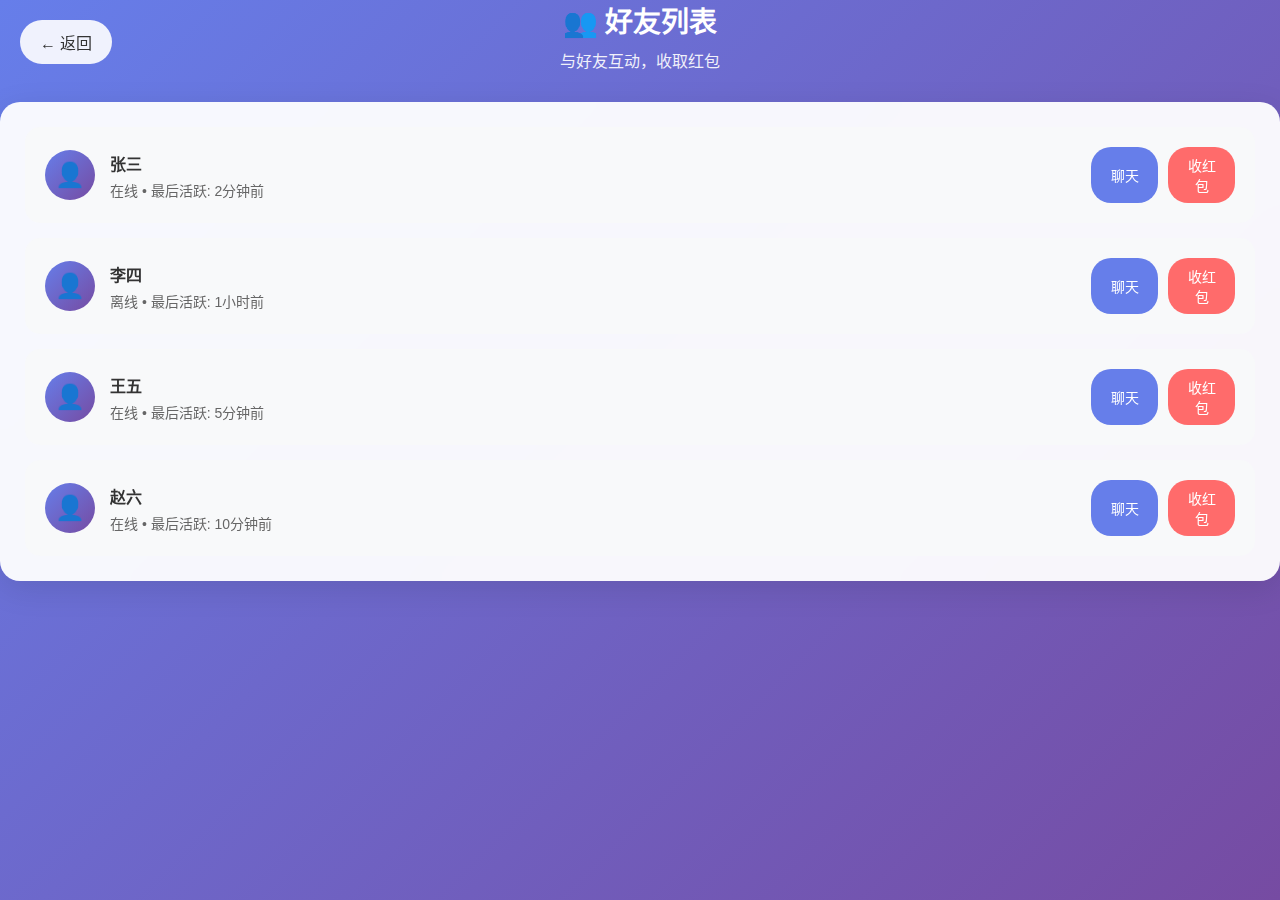
<file: friend-list.html>
<!DOCTYPE html>
<html lang="zh-CN">
<head>
    <meta charset="UTF-8">
    <meta name="viewport" content="width=device-width, initial-scale=1.0">
    <title>好友列表 - Yeeha App</title>
    <link rel="stylesheet" href="style.css">
    <link rel="stylesheet" href="animations.css">
    <style>
        .friend-list {
            display: flex;
            flex-direction: column;
            gap: 15px;
        }
        
        .friend-item {
            display: flex;
            align-items: center;
            justify-content: space-between;
            padding: 20px;
            background: #f8f9fa;
            border-radius: 15px;
            transition: all 0.3s ease;
        }
        
        .friend-item:hover {
            background: #e9ecef;
            transform: translateY(-2px);
        }
        
        .friend-info {
            display: flex;
            align-items: center;
            gap: 15px;
        }
        
        .friend-avatar {
            width: 50px;
            height: 50px;
            background: linear-gradient(135deg, #667eea, #764ba2);
            border-radius: 50%;
            display: flex;
            align-items: center;
            justify-content: center;
            font-size: 24px;
            color: white;
        }
        
        .friend-details h3 {
            font-size: 16px;
            margin-bottom: 5px;
            color: #333;
        }
        
        .friend-details p {
            font-size: 14px;
            color: #666;
        }
        
        .friend-actions {
            display: flex;
            gap: 10px;
        }
        
        .action-btn {
            padding: 8px 16px;
            border: none;
            border-radius: 20px;
            font-size: 14px;
            cursor: pointer;
            transition: all 0.3s ease;
            position: relative;
        }
        
        .receive-redpacket {
            background: #ff6b6b;
            color: white;
        }
        
        .receive-redpacket:hover {
            background: #ee5a24;
            transform: scale(1.05);
        }
        
        .redpacket-received {
            background: #ff6b6b;
            color: white;
            position: relative;
            overflow: hidden;
        }
        
        .redpacket-received::before {
            content: '';
            position: absolute;
            top: 0;
            left: 0;
            right: 0;
            bottom: 0;
            background: linear-gradient(45deg, transparent 30%, rgba(255, 255, 255, 0.3) 50%, transparent 70%);
            animation: shimmer 2s infinite;
        }
        
        @keyframes shimmer {
            0% { transform: translateX(-100%); }
            100% { transform: translateX(100%); }
        }
        
        .countdown-timer {
            position: absolute;
            top: -12px;
            right: -12px;
            background: #28a745;
            color: white;
            border-radius: 50%;
            width: 26px;
            height: 26px;
            font-size: 12px;
            display: flex;
            align-items: center;
            justify-content: center;
            font-weight: bold;
            z-index: 9999;
            box-shadow: 0 2px 8px rgba(0,0,0,0.3);
            border: 3px solid white;
            font-family: Arial, sans-serif;
            line-height: 1;
            text-align: center;
        }
        
        .chat-btn {
            background: #667eea;
            color: white;
        }
        
        .chat-btn:hover {
            background: #5a6fd8;
            transform: scale(1.05);
        }
        
        .back-btn {
            position: fixed;
            top: 20px;
            left: 20px;
            padding: 10px 20px;
            background: rgba(255, 255, 255, 0.9);
            border: none;
            border-radius: 25px;
            color: #333;
            font-size: 16px;
            cursor: pointer;
            backdrop-filter: blur(10px);
            z-index: 1000;
        }
        
        .back-btn:hover {
            background: rgba(255, 255, 255, 1);
            transform: translateY(-2px);
        }
    </style>
</head>
<body>
    <div class="app-container">
        <!-- 返回按钮 -->
        <button class="back-btn" onclick="goBack()">← 返回</button>
        
        <!-- 页面内容 -->
        <div class="page-content">
            <div class="content-header">
                <h1>👥 好友列表</h1>
                <p>与好友互动，收取红包</p>
            </div>
            
            <div class="content-body">
                <div class="friend-list">
                    <div class="friend-item">
                        <div class="friend-info">
                            <div class="friend-avatar">👤</div>
                            <div class="friend-details">
                                <h3>张三</h3>
                                <p>在线 • 最后活跃: 2分钟前</p>
                            </div>
                        </div>
                        <div class="friend-actions">
                            <button class="action-btn chat-btn">聊天</button>
                            <button class="action-btn receive-redpacket" data-friend="张三" onclick="receiveRedPacket(this)">收红包</button>
                        </div>
                    </div>
                    
                    <div class="friend-item">
                        <div class="friend-info">
                            <div class="friend-avatar">👤</div>
                            <div class="friend-details">
                                <h3>李四</h3>
                                <p>离线 • 最后活跃: 1小时前</p>
                            </div>
                        </div>
                        <div class="friend-actions">
                            <button class="action-btn chat-btn">聊天</button>
                            <button class="action-btn receive-redpacket" data-friend="李四" onclick="receiveRedPacket(this)">收红包</button>
                        </div>
                    </div>
                    
                    <div class="friend-item">
                        <div class="friend-info">
                            <div class="friend-avatar">👤</div>
                            <div class="friend-details">
                                <h3>王五</h3>
                                <p>在线 • 最后活跃: 5分钟前</p>
                            </div>
                        </div>
                        <div class="friend-actions">
                            <button class="action-btn chat-btn">聊天</button>
                            <button class="action-btn receive-redpacket" data-friend="王五" onclick="receiveRedPacket(this)">收红包</button>
                        </div>
                    </div>
                    
                    <div class="friend-item">
                        <div class="friend-info">
                            <div class="friend-avatar">👤</div>
                            <div class="friend-details">
                                <h3>赵六</h3>
                                <p>在线 • 最后活跃: 10分钟前</p>
                            </div>
                        </div>
                        <div class="friend-actions">
                            <button class="action-btn chat-btn">聊天</button>
                            <button class="action-btn receive-redpacket" data-friend="赵六" onclick="receiveRedPacket(this)">收红包</button>
                        </div>
                    </div>
                </div>
            </div>
        </div>
    </div>

    <script>
        function goBack() {
            window.history.back();
        }
        
        // 为按钮添加点击事件
        document.addEventListener('DOMContentLoaded', () => {
            console.log('好友列表页面加载完成');
            
            // 聊天按钮点击事件
            document.querySelectorAll('.chat-btn').forEach(btn => {
                btn.addEventListener('click', (e) => {
                    const friendName = e.target.closest('.friend-item').querySelector('h3').textContent;
                    alert(`开始与 ${friendName} 聊天`);
                });
            });
            
            // 检查是否有已收的红包需要倒计时
            checkReceivedRedPackets();
        });
        

        
        // 收红包功能
        function receiveRedPacket(button) {
            const friendName = button.getAttribute('data-friend');
            const amount = Math.floor(Math.random() * 50) + 1; // 随机红包金额1-50元
            
            // 显示收红包成功提示
            alert(`🎉 成功收到来自 ${friendName} 的红包！\n金额：¥${amount}`);
            
            // 更新按钮样式为已收红包状态
            button.classList.remove('receive-redpacket');
            button.classList.add('redpacket-received');
            button.textContent = '🧧';
            button.disabled = true;
            
            // 添加倒计时计时器
            const countdownTimer = document.createElement('div');
            countdownTimer.className = 'countdown-timer';
            countdownTimer.textContent = '2h';
            button.appendChild(countdownTimer);
            
            // 调试信息
            console.log('倒计时计时器已创建:', countdownTimer);
            console.log('按钮状态:', button.classList.toString());
            
            // 记录收红包时间到localStorage
            const redPacketData = {
                friend: friendName,
                amount: amount,
                receivedTime: Date.now(),
                expiresIn: 2 * 60 * 60 * 1000 // 2小时
            };
            
            const key = `redpacket_${friendName}_${Date.now()}`;
            localStorage.setItem(key, JSON.stringify(redPacketData));
            
            // 开始倒计时
            startCountdown(button, redPacketData.expiresIn);
        }
        
        // 开始倒计时
        function startCountdown(button, duration) {
            const countdownTimer = button.querySelector('.countdown-timer');
            if (!countdownTimer) return;
            
            const startTime = Date.now();
            
            const updateCountdown = () => {
                const elapsed = Date.now() - startTime;
                const remaining = duration - elapsed;
                
                if (remaining <= 0) {
                    // 倒计时结束，恢复按钮状态
                    button.classList.remove('redpacket-received');
                    button.classList.add('receive-redpacket');
                    button.textContent = '收红包';
                    button.disabled = false;
                    
                    if (countdownTimer) {
                        countdownTimer.remove();
                    }
                    
                    return;
                }
                
                // 计算剩余时间
                const hours = Math.floor(remaining / (1000 * 60 * 60));
                const minutes = Math.floor((remaining % (1000 * 60 * 60)) / (1000 * 60));
                const seconds = Math.floor((remaining % (1000 * 60)) / 1000);
                
                // 更新倒计时显示
                if (hours > 0) {
                    countdownTimer.textContent = `${hours}h${minutes}m`;
                } else if (minutes > 0) {
                    countdownTimer.textContent = `${minutes}m${seconds}s`;
                } else {
                    countdownTimer.textContent = `${seconds}s`;
                }
                
                // 继续倒计时
                setTimeout(updateCountdown, 1000);
            };
            
            updateCountdown();
        }
        
        // 检查已收的红包
        function checkReceivedRedPackets() {
            const keys = Object.keys(localStorage);
            const redPacketKeys = keys.filter(key => key.startsWith('redpacket_'));
            
            redPacketKeys.forEach(key => {
                try {
                    const data = JSON.parse(localStorage.getItem(key));
                    const elapsed = Date.now() - data.receivedTime;
                    
                    if (elapsed < data.expiresIn) {
                        // 红包还在有效期内，找到对应按钮并更新状态
                        const button = document.querySelector(`[data-friend="${data.friend}"]`);
                        if (button && button.classList.contains('receive-redpacket')) {
                            // 更新按钮状态
                            button.classList.remove('receive-redpacket');
                            button.classList.add('redpacket-received');
                            button.textContent = '🧧';
                            button.disabled = true;
                            
                            // 添加倒计时计时器
                            const countdownTimer = document.createElement('div');
                            countdownTimer.className = 'countdown-timer';
                            button.appendChild(countdownTimer);
                            
                            // 继续倒计时
                            const remainingTime = data.expiresIn - elapsed;
                            startCountdown(button, remainingTime);
                        }
                    } else {
                        // 红包已过期，删除记录
                        localStorage.removeItem(key);
                    }
                } catch (e) {
                    console.error('解析红包数据失败:', e);
                }
            });
        }
    </script>
</body>
</html>
</file>
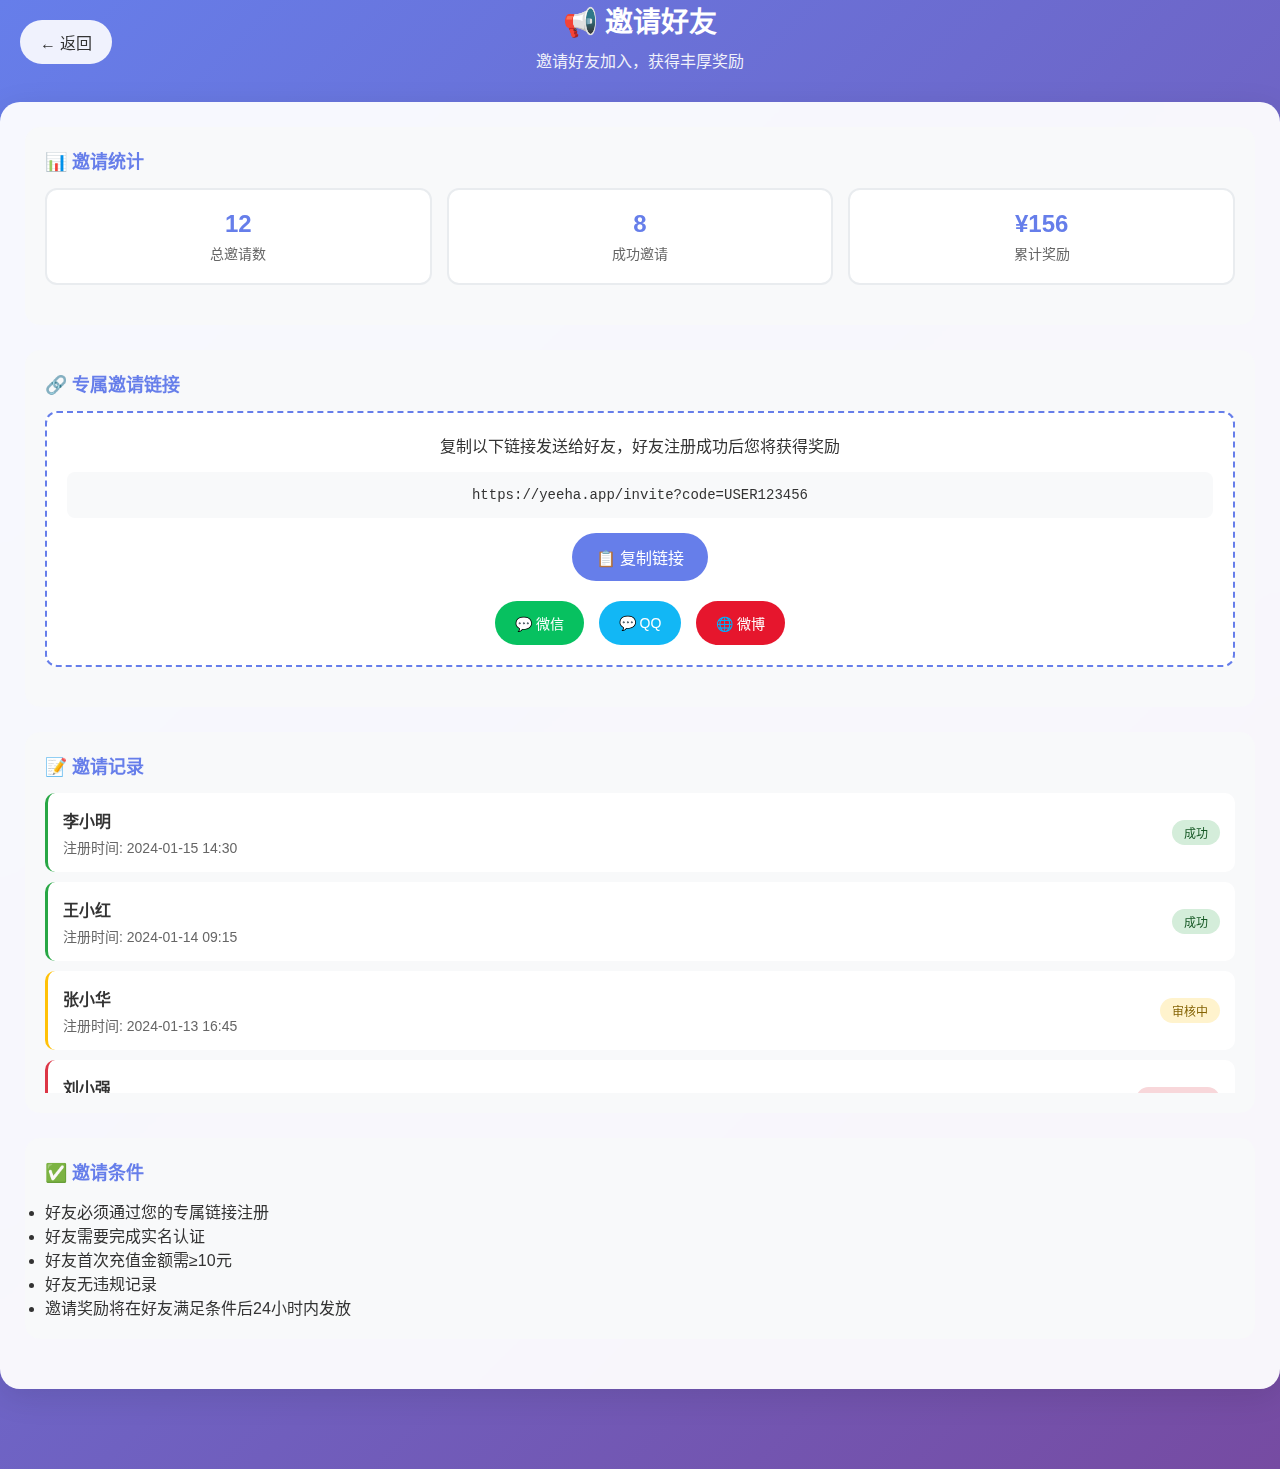
<file: invite.html>
<!DOCTYPE html>
<html lang="zh-CN">
<head>
    <meta charset="UTF-8">
    <meta name="viewport" content="width=device-width, initial-scale=1.0">
    <title>邀请好友 - Yeeha App</title>
    <link rel="stylesheet" href="style.css">
    <link rel="stylesheet" href="animations.css">
    <style>
        .invite-section {
            margin-bottom: 25px;
            padding: 20px;
            background: #f8f9fa;
            border-radius: 15px;
        }
        
        .invite-section h3 {
            color: #667eea;
            margin-bottom: 15px;
            font-size: 18px;
            display: flex;
            align-items: center;
            gap: 10px;
        }
        
        .invite-link-box {
            background: white;
            border: 2px dashed #667eea;
            border-radius: 12px;
            padding: 20px;
            text-align: center;
            margin-bottom: 20px;
        }
        
        .invite-link {
            font-family: monospace;
            background: #f8f9fa;
            padding: 15px;
            border-radius: 8px;
            margin: 15px 0;
            word-break: break-all;
            font-size: 14px;
            color: #333;
        }
        
        .copy-btn {
            background: #667eea;
            color: white;
            border: none;
            padding: 12px 24px;
            border-radius: 25px;
            font-size: 16px;
            cursor: pointer;
            transition: all 0.3s ease;
        }
        
        .copy-btn:hover {
            background: #5a6fd8;
            transform: translateY(-2px);
        }
        
        .copy-btn.copied {
            background: #28a745;
        }
        
        .share-buttons {
            display: flex;
            gap: 15px;
            justify-content: center;
            margin-top: 20px;
        }
        
        .share-btn {
            padding: 12px 20px;
            border: none;
            border-radius: 25px;
            font-size: 14px;
            cursor: pointer;
            transition: all 0.3s ease;
            display: flex;
            align-items: center;
            gap: 8px;
        }
        
        .share-btn.wechat {
            background: #07c160;
            color: white;
        }
        
        .share-btn.qq {
            background: #12b7f5;
            color: white;
        }
        
        .share-btn.weibo {
            background: #e6162d;
            color: white;
        }
        
        .share-btn:hover {
            transform: translateY(-2px);
            box-shadow: 0 4px 15px rgba(0, 0, 0, 0.2);
        }
        
        .stats-grid {
            display: grid;
            grid-template-columns: repeat(3, 1fr);
            gap: 15px;
            margin-bottom: 20px;
        }
        
        .stat-item {
            background: white;
            padding: 20px;
            border-radius: 12px;
            text-align: center;
            border: 2px solid #e9ecef;
        }
        
        .stat-number {
            font-size: 24px;
            font-weight: bold;
            color: #667eea;
            margin-bottom: 5px;
        }
        
        .stat-label {
            font-size: 14px;
            color: #666;
        }
        
        .invite-record {
            max-height: 300px;
            overflow-y: auto;
        }
        
        .record-item {
            display: flex;
            align-items: center;
            justify-content: space-between;
            padding: 15px;
            background: white;
            border-radius: 10px;
            margin-bottom: 10px;
            border-left: 3px solid #e9ecef;
        }
        
        .record-item.success {
            border-left-color: #28a745;
        }
        
        .record-item.pending {
            border-left-color: #ffc107;
        }
        
        .record-item.failed {
            border-left-color: #dc3545;
        }
        
        .record-info h4 {
            font-size: 16px;
            margin-bottom: 5px;
            color: #333;
        }
        
        .record-info p {
            font-size: 14px;
            color: #666;
        }
        
        .record-status {
            padding: 4px 12px;
            border-radius: 15px;
            font-size: 12px;
            font-weight: 500;
        }
        
        .status-success {
            background: #d4edda;
            color: #155724;
        }
        
        .status-pending {
            background: #fff3cd;
            color: #856404;
        }
        
        .status-failed {
            background: #f8d7da;
            color: #721c24;
        }
        
        .back-btn {
            position: fixed;
            top: 20px;
            left: 20px;
            padding: 10px 20px;
            background: rgba(255, 255, 255, 0.9);
            border: none;
            border-radius: 25px;
            color: #333;
            font-size: 16px;
            cursor: pointer;
            backdrop-filter: blur(10px);
            z-index: 1000;
        }
        
        .back-btn:hover {
            background: rgba(255, 255, 255, 1);
            transform: translateY(-2px);
        }
    </style>
</head>
<body>
    <div class="app-container">
        <!-- 返回按钮 -->
        <button class="back-btn" onclick="goBack()">← 返回</button>
        
        <!-- 页面内容 -->
        <div class="page-content">
            <div class="content-header">
                <h1>📢 邀请好友</h1>
                <p>邀请好友加入，获得丰厚奖励</p>
            </div>
            
            <div class="content-body">
                <!-- 邀请统计 -->
                <div class="invite-section">
                    <h3>📊 邀请统计</h3>
                    <div class="stats-grid">
                        <div class="stat-item">
                            <div class="stat-number" id="totalInvites">12</div>
                            <div class="stat-label">总邀请数</div>
                        </div>
                        <div class="stat-item">
                            <div class="stat-number" id="successInvites">8</div>
                            <div class="stat-label">成功邀请</div>
                        </div>
                        <div class="stat-item">
                            <div class="stat-number" id="totalRewards">¥156</div>
                            <div class="stat-label">累计奖励</div>
                        </div>
                    </div>
                </div>
                
                <!-- 专属邀请链接 -->
                <div class="invite-section">
                    <h3>🔗 专属邀请链接</h3>
                    <div class="invite-link-box">
                        <p>复制以下链接发送给好友，好友注册成功后您将获得奖励</p>
                        <div class="invite-link" id="inviteLink">
                            https://yeeha.app/invite?code=USER123456
                        </div>
                        <button class="copy-btn" id="copyBtn" onclick="copyLink()">
                            📋 复制链接
                        </button>
                        
                        <div class="share-buttons">
                            <button class="share-btn wechat" onclick="share('wechat')">
                                💬 微信
                            </button>
                            <button class="share-btn qq" onclick="share('qq')">
                                💬 QQ
                            </button>
                            <button class="share-btn weibo" onclick="share('weibo')">
                                🌐 微博
                            </button>
                        </div>
                    </div>
                </div>
                
                <!-- 邀请记录 -->
                <div class="invite-section">
                    <h3>📝 邀请记录</h3>
                    <div class="invite-record">
                        <div class="record-item success">
                            <div class="record-info">
                                <h4>李小明</h4>
                                <p>注册时间: 2024-01-15 14:30</p>
                            </div>
                            <span class="record-status status-success">成功</span>
                        </div>
                        
                        <div class="record-item success">
                            <div class="record-info">
                                <h4>王小红</h4>
                                <p>注册时间: 2024-01-14 09:15</p>
                            </div>
                            <span class="record-status status-success">成功</span>
                        </div>
                        
                        <div class="record-item pending">
                            <div class="record-info">
                                <h4>张小华</h4>
                                <p>注册时间: 2024-01-13 16:45</p>
                            </div>
                            <span class="record-status status-pending">审核中</span>
                        </div>
                        
                        <div class="record-item failed">
                            <div class="record-info">
                                <h4>刘小强</h4>
                                <p>注册时间: 2024-01-12 11:20</p>
                            </div>
                            <span class="record-status status-failed">不符合条件</span>
                        </div>
                    </div>
                </div>
                
                <!-- 邀请条件 -->
                <div class="invite-section">
                    <h3>✅ 邀请条件</h3>
                    <ul>
                        <li>好友必须通过您的专属链接注册</li>
                        <li>好友需要完成实名认证</li>
                        <li>好友首次充值金额需≥10元</li>
                        <li>好友无违规记录</li>
                        <li>邀请奖励将在好友满足条件后24小时内发放</li>
                    </ul>
                </div>
            </div>
        </div>
    </div>

    <script>
        function goBack() {
            window.history.back();
        }
        
        // 复制邀请链接
        function copyLink() {
            const link = document.getElementById('inviteLink').textContent;
            navigator.clipboard.writeText(link).then(() => {
                const btn = document.getElementById('copyBtn');
                btn.textContent = '✅ 已复制';
                btn.classList.add('copied');
                
                setTimeout(() => {
                    btn.textContent = '📋 复制链接';
                    btn.classList.remove('copied');
                }, 2000);
            }).catch(() => {
                alert('复制失败，请手动复制链接');
            });
        }
        
        // 分享功能
        function share(platform) {
            const link = document.getElementById('inviteLink').textContent;
            const text = '邀请您加入Yeeha App，注册即送红包！';
            
            let shareUrl = '';
            switch (platform) {
                case 'wechat':
                    alert('请复制链接到微信分享给好友');
                    break;
                case 'qq':
                    shareUrl = `https://connect.qq.com/widget/shareqq/index.html?url=${encodeURIComponent(link)}&title=${encodeURIComponent(text)}`;
                    window.open(shareUrl, '_blank');
                    break;
                case 'weibo':
                    shareUrl = `https://service.weibo.com/share/share.php?url=${encodeURIComponent(link)}&title=${encodeURIComponent(text)}`;
                    window.open(shareUrl, '_blank');
                    break;
            }
        }
        
        // 模拟实时更新邀请数据
        function updateStats() {
            // 这里可以添加实时数据更新逻辑
            console.log('邀请数据已更新');
        }
        
        // 页面加载完成后的初始化
        document.addEventListener('DOMContentLoaded', () => {
            updateStats();
        });
    </script>
</body>
</html>
</file>
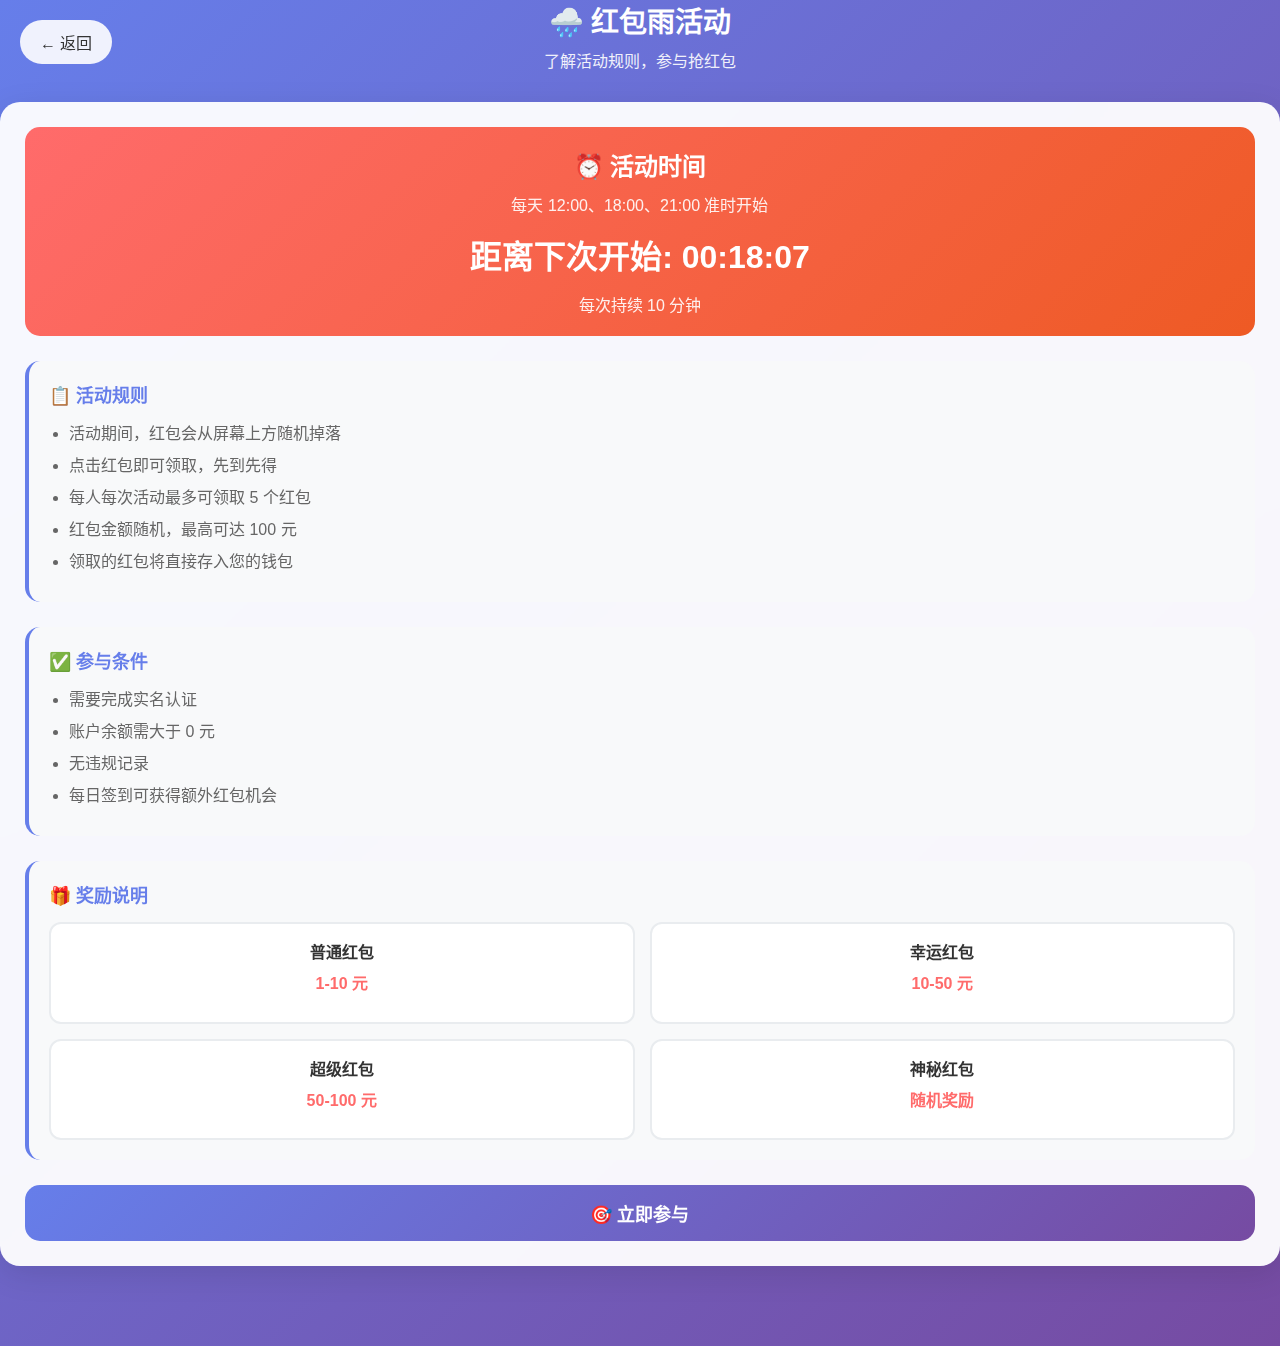
<file: redpacket-rain.html>
<!DOCTYPE html>
<html lang="zh-CN">
<head>
    <meta charset="UTF-8">
    <meta name="viewport" content="width=device-width, initial-scale=1.0">
    <title>红包雨规则 - Yeeha App</title>
    <link rel="stylesheet" href="style.css">
    <link rel="stylesheet" href="animations.css">
    <style>
        .rule-section {
            margin-bottom: 25px;
            padding: 20px;
            background: #f8f9fa;
            border-radius: 15px;
            border-left: 4px solid #667eea;
        }
        
        .rule-section h3 {
            color: #667eea;
            margin-bottom: 15px;
            font-size: 18px;
            display: flex;
            align-items: center;
            gap: 10px;
        }
        
        .rule-section p {
            color: #666;
            line-height: 1.6;
            margin-bottom: 10px;
        }
        
        .rule-section ul {
            margin-left: 20px;
            color: #666;
        }
        
        .rule-section li {
            margin-bottom: 8px;
            line-height: 1.5;
        }
        
        .time-info {
            background: linear-gradient(135deg, #ff6b6b, #ee5a24);
            color: white;
            padding: 20px;
            border-radius: 15px;
            text-align: center;
            margin-bottom: 25px;
        }
        
        .time-info h2 {
            font-size: 24px;
            margin-bottom: 10px;
        }
        
        .time-info p {
            font-size: 16px;
            opacity: 0.9;
        }
        
        .countdown {
            font-size: 32px;
            font-weight: bold;
            margin: 15px 0;
        }
        
        .participate-btn {
            display: block;
            width: 100%;
            padding: 15px;
            background: linear-gradient(135deg, #667eea, #764ba2);
            color: white;
            border: none;
            border-radius: 15px;
            font-size: 18px;
            font-weight: 600;
            cursor: pointer;
            transition: all 0.3s ease;
            margin-top: 20px;
        }
        
        .participate-btn:hover {
            transform: translateY(-3px);
            box-shadow: 0 8px 25px rgba(102, 126, 234, 0.4);
        }
        
        .participate-btn:disabled {
            background: #ccc;
            cursor: not-allowed;
            transform: none;
            box-shadow: none;
        }
        
        .back-btn {
            position: fixed;
            top: 20px;
            left: 20px;
            padding: 10px 20px;
            background: rgba(255, 255, 255, 0.9);
            border: none;
            border-radius: 25px;
            color: #333;
            font-size: 16px;
            cursor: pointer;
            backdrop-filter: blur(10px);
            z-index: 1000;
        }
        
        .back-btn:hover {
            background: rgba(255, 255, 255, 1);
            transform: translateY(-2px);
        }
        
        .prize-list {
            display: grid;
            grid-template-columns: repeat(2, 1fr);
            gap: 15px;
            margin-top: 15px;
        }
        
        .prize-item {
            background: white;
            padding: 15px;
            border-radius: 12px;
            text-align: center;
            border: 2px solid #e9ecef;
        }
        
        .prize-item h4 {
            color: #333;
            margin-bottom: 8px;
        }
        
        .prize-item p {
            color: #ff6b6b;
            font-weight: 600;
        }
    </style>
</head>
<body>
    <div class="app-container">
        <!-- 返回按钮 -->
        <button class="back-btn" onclick="goBack()">← 返回</button>
        
        <!-- 页面内容 -->
        <div class="page-content">
            <div class="content-header">
                <h1>🌧️ 红包雨活动</h1>
                <p>了解活动规则，参与抢红包</p>
            </div>
            
            <div class="content-body">
                <!-- 活动时间信息 -->
                <div class="time-info">
                    <h2>⏰ 活动时间</h2>
                    <p>每天 12:00、18:00、21:00 准时开始</p>
                    <div class="countdown" id="countdown">距离下次开始: --:--:--</div>
                    <p>每次持续 10 分钟</p>
                </div>
                
                <!-- 活动规则 -->
                <div class="rule-section">
                    <h3>📋 活动规则</h3>
                    <ul>
                        <li>活动期间，红包会从屏幕上方随机掉落</li>
                        <li>点击红包即可领取，先到先得</li>
                        <li>每人每次活动最多可领取 5 个红包</li>
                        <li>红包金额随机，最高可达 100 元</li>
                        <li>领取的红包将直接存入您的钱包</li>
                    </ul>
                </div>
                
                <!-- 参与条件 -->
                <div class="rule-section">
                    <h3>✅ 参与条件</h3>
                    <ul>
                        <li>需要完成实名认证</li>
                        <li>账户余额需大于 0 元</li>
                        <li>无违规记录</li>
                        <li>每日签到可获得额外红包机会</li>
                    </ul>
                </div>
                
                <!-- 奖励说明 -->
                <div class="rule-section">
                    <h3>🎁 奖励说明</h3>
                    <div class="prize-list">
                        <div class="prize-item">
                            <h4>普通红包</h4>
                            <p>1-10 元</p>
                        </div>
                        <div class="prize-item">
                            <h4>幸运红包</h4>
                            <p>10-50 元</p>
                        </div>
                        <div class="prize-item">
                            <h4>超级红包</h4>
                            <p>50-100 元</p>
                        </div>
                        <div class="prize-item">
                            <h4>神秘红包</h4>
                            <p>随机奖励</p>
                        </div>
                    </div>
                </div>
                
                <!-- 参与按钮 -->
                <button class="participate-btn" id="participateBtn" onclick="participate()">
                    🎯 立即参与
                </button>
            </div>
        </div>
    </div>

    <script>
        function goBack() {
            window.history.back();
        }
        
        // 倒计时功能
        function updateCountdown() {
            const now = new Date();
            const nextTimes = [
                new Date(now.getFullYear(), now.getMonth(), now.getDate(), 12, 0, 0),
                new Date(now.getFullYear(), now.getMonth(), now.getDate(), 18, 0, 0),
                new Date(now.getFullYear(), now.getMonth(), now.getDate(), 21, 0, 0)
            ];
            
            // 找到下一个活动时间
            let nextTime = null;
            for (let time of nextTimes) {
                if (time > now) {
                    nextTime = time;
                    break;
                }
            }
            
            // 如果今天没有更多活动，设置为明天的12点
            if (!nextTime) {
                nextTime = new Date(now.getFullYear(), now.getMonth(), now.getDate() + 1, 12, 0, 0);
            }
            
            const diff = nextTime - now;
            const hours = Math.floor(diff / (1000 * 60 * 60));
            const minutes = Math.floor((diff % (1000 * 60 * 60)) / (1000 * 60));
            const seconds = Math.floor((diff % (1000 * 60)) / 1000);
            
            document.getElementById('countdown').textContent = 
                `距离下次开始: ${hours.toString().padStart(2, '0')}:${minutes.toString().padStart(2, '0')}:${seconds.toString().padStart(2, '0')}`;
        }
        
        // 参与活动
        function participate() {
            const btn = document.getElementById('participateBtn');
            btn.disabled = true;
            btn.textContent = '🎉 参与成功！';
            
            setTimeout(() => {
                alert('恭喜您成功参与红包雨活动！\n请在活动时间准时参与抢红包。');
                btn.disabled = false;
                btn.textContent = '🎯 立即参与';
            }, 1000);
        }
        
        // 页面加载完成后启动倒计时
        document.addEventListener('DOMContentLoaded', () => {
            updateCountdown();
            setInterval(updateCountdown, 1000);
        });
    </script>
</body>
</html>
</file>
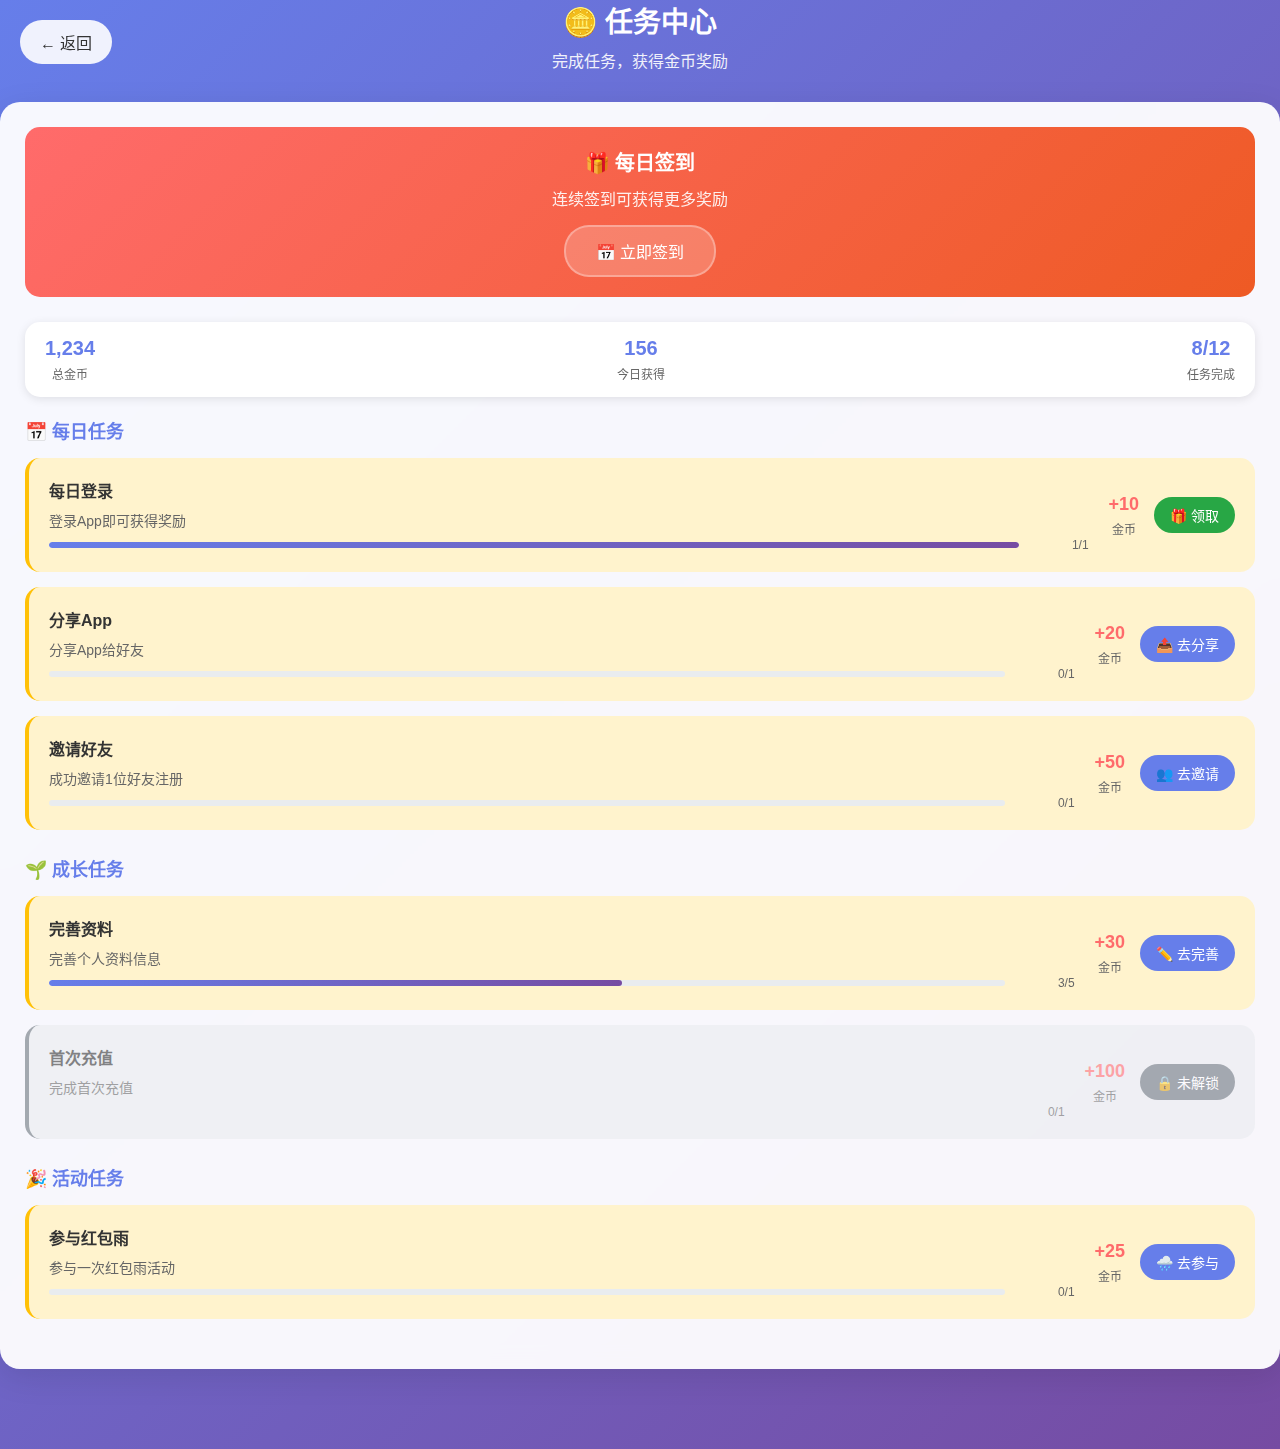
<file: task-list.html>
<!DOCTYPE html>
<html lang="zh-CN">
<head>
    <meta charset="UTF-8">
    <meta name="viewport" content="width=device-width, initial-scale=1.0">
    <title>任务列表 - Yeeha App</title>
    <link rel="stylesheet" href="style.css">
    <link rel="stylesheet" href="animations.css">
    <style>
        .task-section {
            margin-bottom: 25px;
        }
        
        .task-section h3 {
            color: #667eea;
            margin-bottom: 15px;
            font-size: 18px;
            display: flex;
            align-items: center;
            gap: 10px;
        }
        
        .task-item {
            display: flex;
            align-items: center;
            justify-content: space-between;
            padding: 20px;
            background: #f8f9fa;
            border-radius: 15px;
            margin-bottom: 15px;
            transition: all 0.3s ease;
            border-left: 4px solid #e9ecef;
        }
        
        .task-item:hover {
            background: #e9ecef;
            transform: translateY(-2px);
        }
        
        .task-item.completed {
            border-left-color: #28a745;
            background: #d4edda;
        }
        
        .task-item.available {
            border-left-color: #ffc107;
            background: #fff3cd;
        }
        
        .task-item.locked {
            border-left-color: #6c757d;
            background: #e9ecef;
            opacity: 0.6;
        }
        
        .task-info {
            flex: 1;
            margin-right: 20px;
        }
        
        .task-info h4 {
            font-size: 16px;
            margin-bottom: 8px;
            color: #333;
        }
        
        .task-info p {
            font-size: 14px;
            color: #666;
            margin-bottom: 5px;
        }
        
        .task-progress {
            display: flex;
            align-items: center;
            gap: 10px;
            margin-top: 8px;
        }
        
        .progress-bar {
            flex: 1;
            height: 6px;
            background: #e9ecef;
            border-radius: 3px;
            overflow: hidden;
        }
        
        .progress-fill {
            height: 100%;
            background: linear-gradient(135deg, #667eea, #764ba2);
            border-radius: 3px;
            transition: width 0.3s ease;
        }
        
        .progress-text {
            font-size: 12px;
            color: #666;
            min-width: 60px;
            text-align: right;
        }
        
        .task-reward {
            text-align: center;
            margin-right: 15px;
        }
        
        .reward-amount {
            font-size: 18px;
            font-weight: bold;
            color: #ff6b6b;
            margin-bottom: 5px;
        }
        
        .reward-label {
            font-size: 12px;
            color: #666;
        }
        
        .task-action {
            min-width: 80px;
        }
        
        .action-btn {
            padding: 8px 16px;
            border: none;
            border-radius: 20px;
            font-size: 14px;
            cursor: pointer;
            transition: all 0.3s ease;
            width: 100%;
        }
        
        .action-btn.claim {
            background: #28a745;
            color: white;
        }
        
        .action-btn.claim:hover {
            background: #218838;
            transform: scale(1.05);
        }
        
        .action-btn.do {
            background: #667eea;
            color: white;
        }
        
        .action-btn.do:hover {
            background: #5a6fd8;
            transform: scale(1.05);
        }
        
        .action-btn.locked {
            background: #6c757d;
            color: white;
            cursor: not-allowed;
        }
        
        .action-btn.locked:hover {
            transform: none;
        }
        
        .daily-bonus {
            background: linear-gradient(135deg, #ff6b6b, #ee5a24);
            color: white;
            padding: 20px;
            border-radius: 15px;
            text-align: center;
            margin-bottom: 25px;
        }
        
        .daily-bonus h2 {
            font-size: 20px;
            margin-bottom: 10px;
        }
        
        .daily-bonus p {
            opacity: 0.9;
            margin-bottom: 15px;
        }
        
        .bonus-btn {
            background: rgba(255, 255, 255, 0.2);
            color: white;
            border: 2px solid rgba(255, 255, 255, 0.3);
            padding: 12px 30px;
            border-radius: 25px;
            font-size: 16px;
            cursor: pointer;
            transition: all 0.3s ease;
        }
        
        .bonus-btn:hover {
            background: rgba(255, 255, 255, 0.3);
            transform: translateY(-2px);
        }
        
        .bonus-btn.claimed {
            background: rgba(255, 255, 255, 0.1);
            cursor: not-allowed;
        }
        
        .back-btn {
            position: fixed;
            top: 20px;
            left: 20px;
            padding: 10px 20px;
            background: rgba(255, 255, 255, 0.9);
            border: none;
            border-radius: 25px;
            color: #333;
            font-size: 16px;
            cursor: pointer;
            backdrop-filter: blur(10px);
            z-index: 1000;
        }
        
        .back-btn:hover {
            background: rgba(255, 255, 255, 1);
            transform: translateY(-2px);
        }
        
        .stats-bar {
            display: flex;
            justify-content: space-between;
            align-items: center;
            background: white;
            padding: 15px 20px;
            border-radius: 15px;
            margin-bottom: 20px;
            box-shadow: 0 2px 10px rgba(0, 0, 0, 0.1);
        }
        
        .stat-item {
            text-align: center;
        }
        
        .stat-number {
            font-size: 20px;
            font-weight: bold;
            color: #667eea;
        }
        
        .stat-label {
            font-size: 12px;
            color: #666;
            margin-top: 5px;
        }
    </style>
</head>
<body>
    <div class="app-container">
        <!-- 返回按钮 -->
        <button class="back-btn" onclick="goBack()">← 返回</button>
        
        <!-- 页面内容 -->
        <div class="page-content">
            <div class="content-header">
                <h1>🪙 任务中心</h1>
                <p>完成任务，获得金币奖励</p>
            </div>
            
            <div class="content-body">
                <!-- 每日签到奖励 -->
                <div class="daily-bonus">
                    <h2>🎁 每日签到</h2>
                    <p>连续签到可获得更多奖励</p>
                    <button class="bonus-btn" id="bonusBtn" onclick="claimDailyBonus()">
                        📅 立即签到
                    </button>
                </div>
                
                <!-- 金币统计 -->
                <div class="stats-bar">
                    <div class="stat-item">
                        <div class="stat-number" id="totalCoins">1,234</div>
                        <div class="stat-label">总金币</div>
                    </div>
                    <div class="stat-item">
                        <div class="stat-number" id="todayEarned">156</div>
                        <div class="stat-label">今日获得</div>
                    </div>
                    <div class="stat-item">
                        <div class="stat-number" id="totalTasks">8/12</div>
                        <div class="stat-label">任务完成</div>
                    </div>
                </div>
                
                <!-- 每日任务 -->
                <div class="task-section">
                    <h3>📅 每日任务</h3>
                    
                    <div class="task-item available" data-task="daily-login">
                        <div class="task-info">
                            <h4>每日登录</h4>
                            <p>登录App即可获得奖励</p>
                            <div class="task-progress">
                                <div class="progress-bar">
                                    <div class="progress-fill" style="width: 100%"></div>
                                </div>
                                <span class="progress-text">1/1</span>
                            </div>
                        </div>
                        <div class="task-reward">
                            <div class="reward-amount">+10</div>
                            <div class="reward-label">金币</div>
                        </div>
                        <div class="task-action">
                            <button class="action-btn claim" onclick="claimReward('daily-login')">
                                🎁 领取
                            </button>
                        </div>
                    </div>
                    
                    <div class="task-item available" data-task="share-app">
                        <div class="task-info">
                            <h4>分享App</h4>
                            <p>分享App给好友</p>
                            <div class="task-progress">
                                <div class="progress-bar">
                                    <div class="progress-fill" style="width: 0%"></div>
                                </div>
                                <span class="progress-text">0/1</span>
                            </div>
                        </div>
                        <div class="task-reward">
                            <div class="reward-amount">+20</div>
                            <div class="reward-label">金币</div>
                        </div>
                        <div class="task-action">
                            <button class="action-btn do" onclick="doTask('share-app')">
                                📤 去分享
                            </button>
                        </div>
                    </div>
                    
                    <div class="task-item available" data-task="invite-friend">
                        <div class="task-info">
                            <h4>邀请好友</h4>
                            <p>成功邀请1位好友注册</p>
                            <div class="task-progress">
                                <div class="progress-bar">
                                    <div class="progress-fill" style="width: 0%"></div>
                                </div>
                                <span class="progress-text">0/1</span>
                            </div>
                        </div>
                        <div class="task-reward">
                            <div class="reward-amount">+50</div>
                            <div class="reward-label">金币</div>
                        </div>
                        <div class="task-action">
                            <button class="action-btn do" onclick="doTask('invite-friend')">
                                👥 去邀请
                            </button>
                        </div>
                    </div>
                </div>
                
                <!-- 成长任务 -->
                <div class="task-section">
                    <h3>🌱 成长任务</h3>
                    
                    <div class="task-item available" data-task="complete-profile">
                        <div class="task-info">
                            <h4>完善资料</h4>
                            <p>完善个人资料信息</p>
                            <div class="task-progress">
                                <div class="progress-bar">
                                    <div class="progress-fill" style="width: 60%"></div>
                                </div>
                                <span class="progress-text">3/5</span>
                            </div>
                        </div>
                        <div class="task-reward">
                            <div class="reward-amount">+30</div>
                            <div class="reward-label">金币</div>
                        </div>
                        <div class="task-action">
                            <button class="action-btn do" onclick="doTask('complete-profile')">
                                ✏️ 去完善
                            </button>
                        </div>
                    </div>
                    
                    <div class="task-item locked" data-task="first-recharge">
                        <div class="task-info">
                            <h4>首次充值</h4>
                            <p>完成首次充值</p>
                            <div class="task-progress">
                                <div class="progress-bar">
                                    <div class="progress-fill" style="width: 0%"></div>
                                </div>
                                <span class="progress-text">0/1</span>
                            </div>
                        </div>
                        <div class="task-reward">
                            <div class="reward-amount">+100</div>
                            <div class="reward-label">金币</div>
                        </div>
                        <div class="task-action">
                            <button class="action-btn locked">
                                🔒 未解锁
                            </button>
                        </div>
                    </div>
                </div>
                
                <!-- 活动任务 -->
                <div class="task-section">
                    <h3>🎉 活动任务</h3>
                    
                    <div class="task-item available" data-task="redpacket-rain">
                        <div class="task-info">
                            <h4>参与红包雨</h4>
                            <p>参与一次红包雨活动</p>
                            <div class="task-progress">
                                <div class="progress-bar">
                                    <div class="progress-fill" style="width: 0%"></div>
                                </div>
                                <span class="progress-text">0/1</span>
                            </div>
                        </div>
                        <div class="task-reward">
                            <div class="reward-amount">+25</div>
                            <div class="reward-label">金币</div>
                        </div>
                        <div class="task-action">
                            <button class="action-btn do" onclick="doTask('redpacket-rain')">
                                🌧️ 去参与
                            </button>
                        </div>
                    </div>
                </div>
            </div>
        </div>
    </div>

    <script>
        function goBack() {
            window.history.back();
        }
        
        // 领取每日签到奖励
        function claimDailyBonus() {
            const btn = document.getElementById('bonusBtn');
            btn.textContent = '✅ 已签到';
            btn.classList.add('claimed');
            btn.disabled = true;
            
            // 更新金币数量
            const totalCoins = document.getElementById('totalCoins');
            const todayEarned = document.getElementById('todayEarned');
            const currentTotal = parseInt(totalCoins.textContent);
            const currentToday = parseInt(todayEarned.textContent);
            
            totalCoins.textContent = currentTotal + 50;
            todayEarned.textContent = currentToday + 50;
            
            alert('🎉 签到成功！获得50金币奖励');
        }
        
        // 领取任务奖励
        function claimReward(taskId) {
            const taskItem = document.querySelector(`[data-task="${taskId}"]`);
            const claimBtn = taskItem.querySelector('.action-btn');
            const rewardAmount = taskItem.querySelector('.reward-amount').textContent;
            const rewardNum = parseInt(rewardAmount.replace('+', ''));
            
            // 更新任务状态
            taskItem.classList.remove('available');
            taskItem.classList.add('completed');
            claimBtn.textContent = '✅ 已领取';
            claimBtn.disabled = true;
            
            // 更新金币数量
            const totalCoins = document.getElementById('totalCoins');
            const todayEarned = document.getElementById('todayEarned');
            const currentTotal = parseInt(totalCoins.textContent);
            const currentToday = parseInt(todayEarned.textContent);
            
            totalCoins.textContent = currentTotal + rewardNum;
            todayEarned.textContent = currentToday + rewardNum;
            
            alert(`🎉 恭喜获得${rewardAmount}金币！`);
        }
        
        // 执行任务
        function doTask(taskId) {
            const taskItem = document.querySelector(`[data-task="${taskId}"]`);
            const taskName = taskItem.querySelector('h4').textContent;
            
            switch (taskId) {
                case 'share-app':
                    alert('请分享App给好友');
                    break;
                case 'invite-friend':
                    window.location.href = 'invite.html';
                    break;
                case 'complete-profile':
                    alert('请完善个人资料');
                    break;
                case 'redpacket-rain':
                    window.location.href = 'redpacket-rain.html';
                    break;
                default:
                    alert(`请完成${taskName}任务`);
            }
        }
        
        // 页面加载完成后的初始化
        document.addEventListener('DOMContentLoaded', () => {
            // 检查是否已经签到
            const today = new Date().toDateString();
            const lastSignIn = localStorage.getItem('lastSignIn');
            
            if (lastSignIn === today) {
                const btn = document.getElementById('bonusBtn');
                btn.textContent = '✅ 已签到';
                btn.classList.add('claimed');
                btn.disabled = true;
            }
        });
    </script>
</body>
</html>
</file>
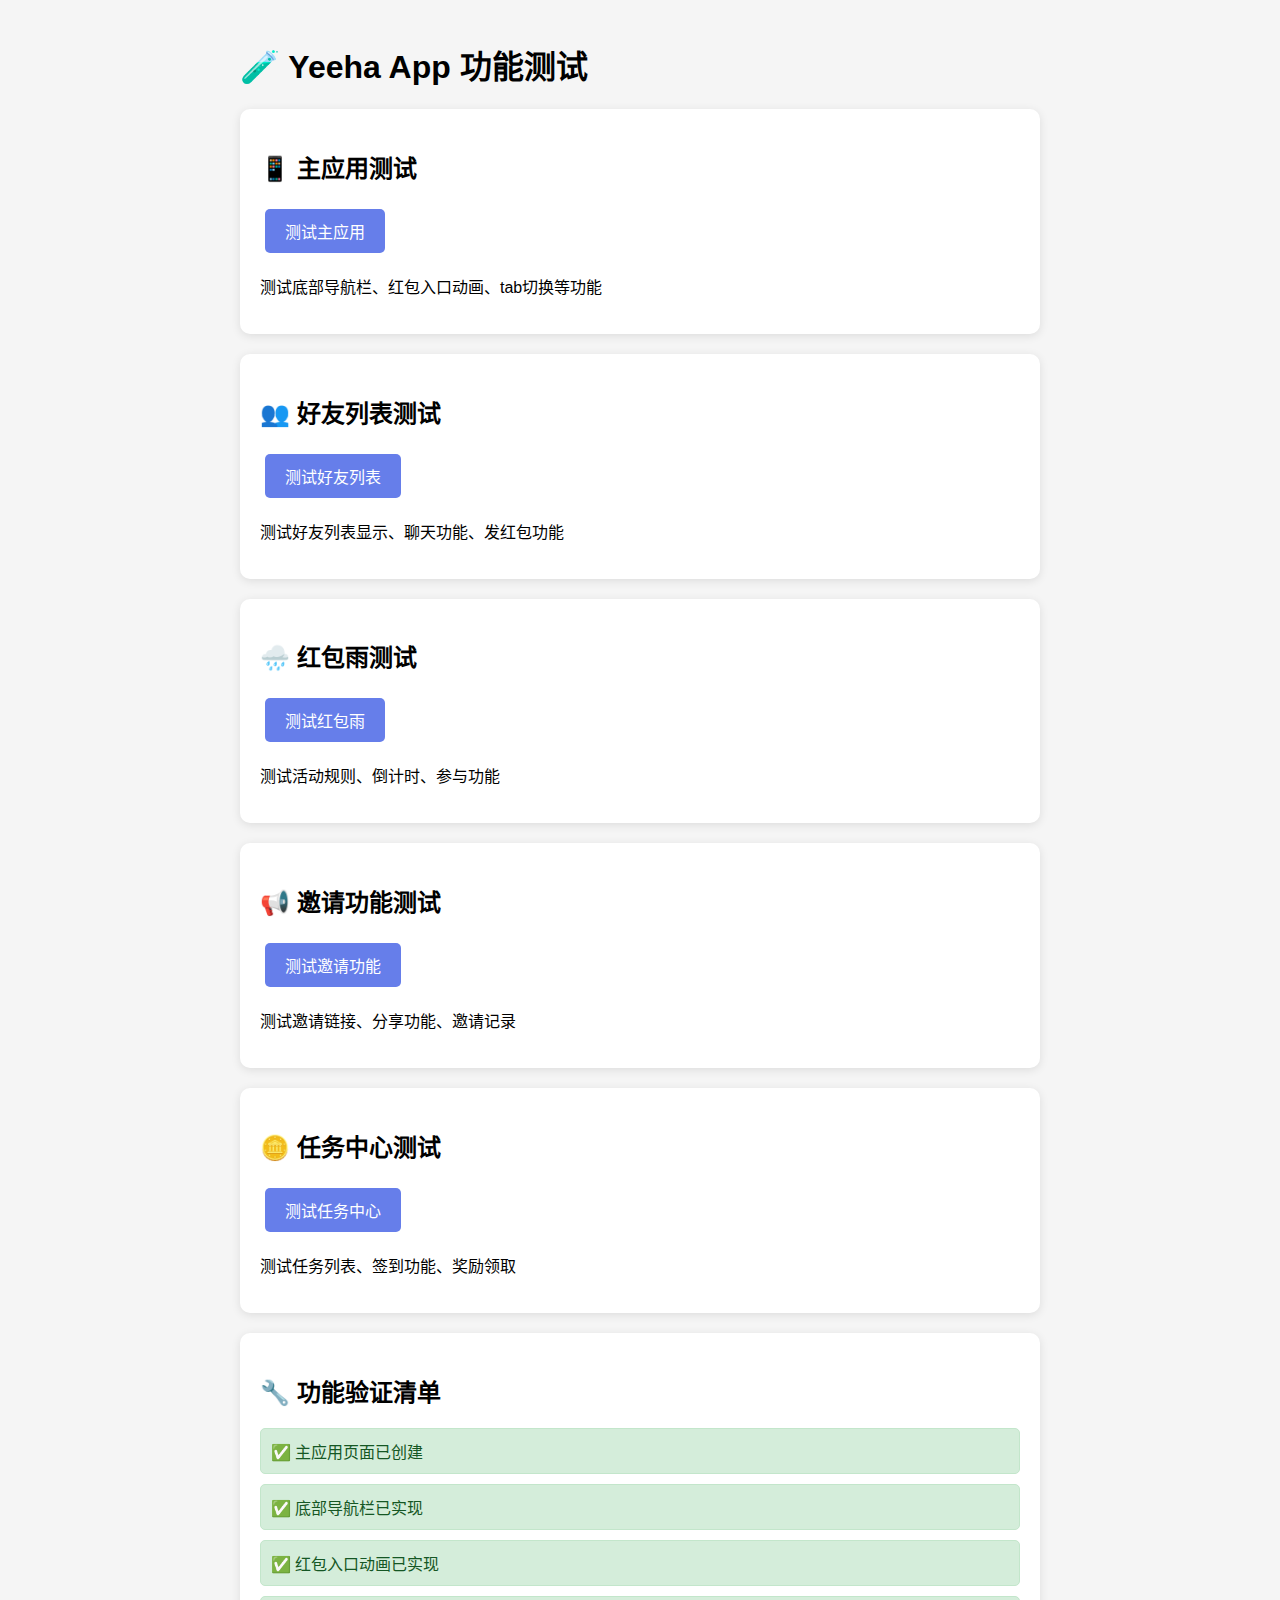
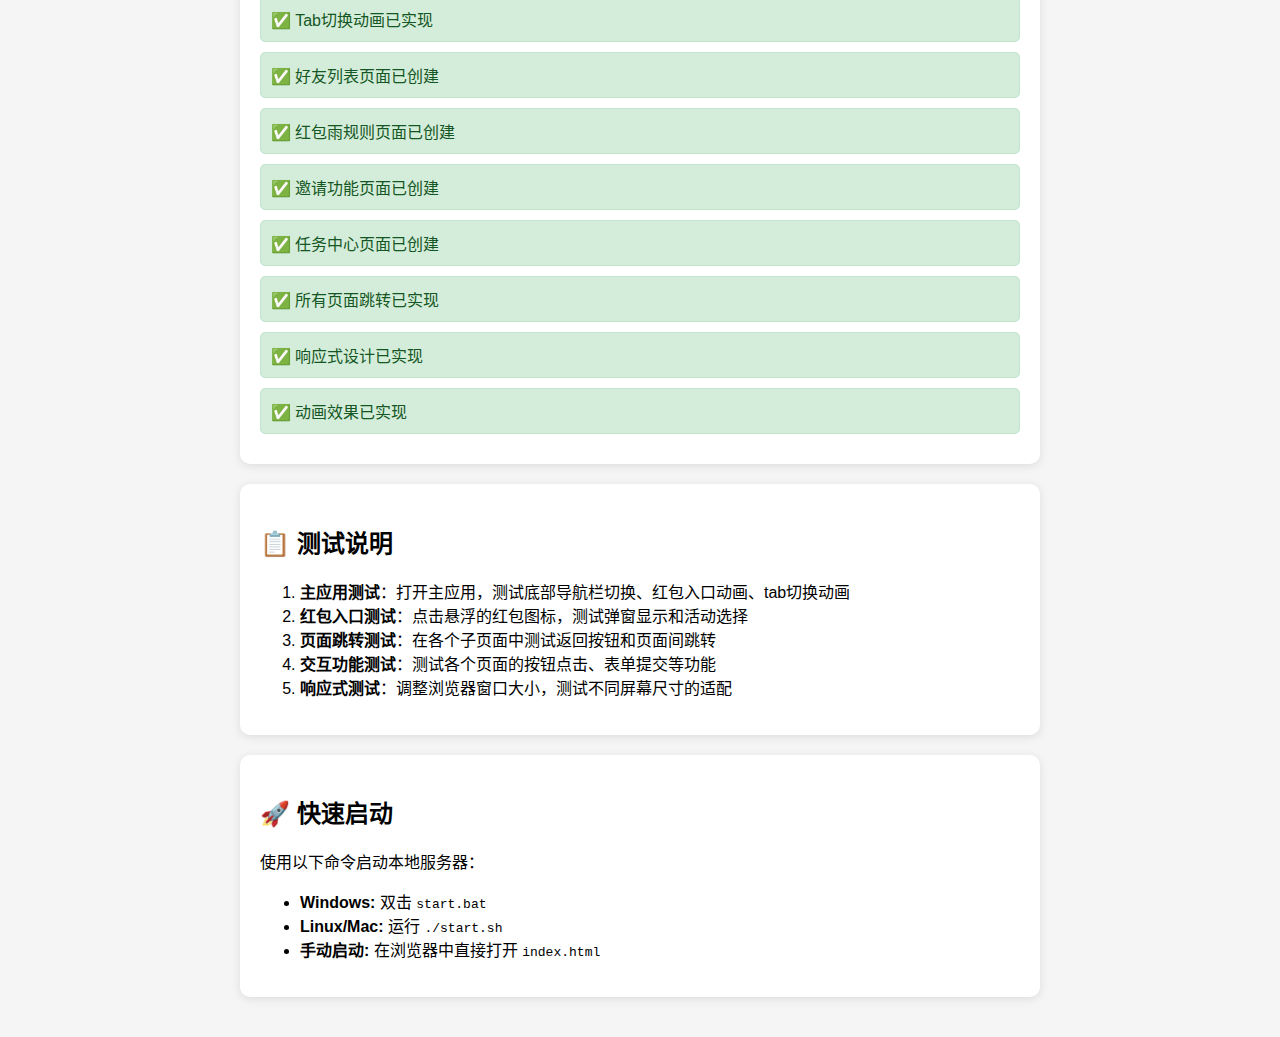
<file: test.html>
<!DOCTYPE html>
<html lang="zh-CN">
<head>
    <meta charset="UTF-8">
    <meta name="viewport" content="width=device-width, initial-scale=1.0">
    <title>功能测试 - Yeeha App</title>
    <style>
        body {
            font-family: Arial, sans-serif;
            max-width: 800px;
            margin: 0 auto;
            padding: 20px;
            background: #f5f5f5;
        }
        .test-section {
            background: white;
            padding: 20px;
            margin: 20px 0;
            border-radius: 10px;
            box-shadow: 0 2px 10px rgba(0,0,0,0.1);
        }
        .test-button {
            background: #667eea;
            color: white;
            border: none;
            padding: 10px 20px;
            border-radius: 5px;
            cursor: pointer;
            margin: 5px;
            text-decoration: none;
            display: inline-block;
        }
        .test-button:hover {
            background: #5a6fd8;
        }
        .status {
            padding: 10px;
            margin: 10px 0;
            border-radius: 5px;
        }
        .status.success {
            background: #d4edda;
            color: #155724;
            border: 1px solid #c3e6cb;
        }
        .status.error {
            background: #f8d7da;
            color: #721c24;
            border: 1px solid #f5c6cb;
        }
    </style>
</head>
<body>
    <h1>🧪 Yeeha App 功能测试</h1>
    
    <div class="test-section">
        <h2>📱 主应用测试</h2>
        <a href="index.html" class="test-button">测试主应用</a>
        <p>测试底部导航栏、红包入口动画、tab切换等功能</p>
    </div>
    
    <div class="test-section">
        <h2>👥 好友列表测试</h2>
        <a href="friend-list.html" class="test-button">测试好友列表</a>
        <p>测试好友列表显示、聊天功能、发红包功能</p>
    </div>
    
    <div class="test-section">
        <h2>🌧️ 红包雨测试</h2>
        <a href="redpacket-rain.html" class="test-button">测试红包雨</a>
        <p>测试活动规则、倒计时、参与功能</p>
    </div>
    
    <div class="test-section">
        <h2>📢 邀请功能测试</h2>
        <a href="invite.html" class="test-button">测试邀请功能</a>
        <p>测试邀请链接、分享功能、邀请记录</p>
    </div>
    
    <div class="test-section">
        <h2>🪙 任务中心测试</h2>
        <a href="task-list.html" class="test-button">测试任务中心</a>
        <p>测试任务列表、签到功能、奖励领取</p>
    </div>
    
    <div class="test-section">
        <h2>🔧 功能验证清单</h2>
        <div id="checklist">
            <div class="status success">✅ 主应用页面已创建</div>
            <div class="status success">✅ 底部导航栏已实现</div>
            <div class="status success">✅ 红包入口动画已实现</div>
            <div class="status success">✅ Tab切换动画已实现</div>
            <div class="status success">✅ 好友列表页面已创建</div>
            <div class="status success">✅ 红包雨规则页面已创建</div>
            <div class="status success">✅ 邀请功能页面已创建</div>
            <div class="status success">✅ 任务中心页面已创建</div>
            <div class="status success">✅ 所有页面跳转已实现</div>
            <div class="status success">✅ 响应式设计已实现</div>
            <div class="status success">✅ 动画效果已实现</div>
        </div>
    </div>
    
    <div class="test-section">
        <h2>📋 测试说明</h2>
        <ol>
            <li><strong>主应用测试</strong>：打开主应用，测试底部导航栏切换、红包入口动画、tab切换动画</li>
            <li><strong>红包入口测试</strong>：点击悬浮的红包图标，测试弹窗显示和活动选择</li>
            <li><strong>页面跳转测试</strong>：在各个子页面中测试返回按钮和页面间跳转</li>
            <li><strong>交互功能测试</strong>：测试各个页面的按钮点击、表单提交等功能</li>
            <li><strong>响应式测试</strong>：调整浏览器窗口大小，测试不同屏幕尺寸的适配</li>
        </ol>
    </div>
    
    <div class="test-section">
        <h2>🚀 快速启动</h2>
        <p>使用以下命令启动本地服务器：</p>
        <ul>
            <li><strong>Windows:</strong> 双击 <code>start.bat</code></li>
            <li><strong>Linux/Mac:</strong> 运行 <code>./start.sh</code></li>
            <li><strong>手动启动:</strong> 在浏览器中直接打开 <code>index.html</code></li>
        </ul>
    </div>
    
    <script>
        // 简单的功能检测
        function checkFeatures() {
            const features = [
                'localStorage',
                'sessionStorage',
                'navigator.clipboard',
                'fetch',
                'Promise'
            ];
            
            const results = features.map(feature => {
                try {
                    return window[feature] ? true : false;
                } catch (e) {
                    return false;
                }
            });
            
            console.log('功能检测结果:', results);
        }
        
        // 页面加载完成后执行检测
        document.addEventListener('DOMContentLoaded', () => {
            checkFeatures();
            console.log('🎉 Yeeha App 测试页面加载完成！');
        });
    </script>
</body>
</html>
</file>
<file: style.css>
/* 重置样式 */
* {
    margin: 0;
    padding: 0;
    box-sizing: border-box;
}

body {
    font-family: -apple-system, BlinkMacSystemFont, 'Segoe UI', Roboto, Oxygen, Ubuntu, Cantarell, sans-serif;
    background-color: #f5f5f5;
    color: #333;
    overflow-x: hidden;
}

/* App容器 */
.app-container {
    position: relative;
    min-height: 100vh;
    background: linear-gradient(135deg, #667eea 0%, #764ba2 100%);
}

/* 页面内容 */
.page-content {
    padding-bottom: 80px; /* 为底部导航留出空间 */
    min-height: 100vh;
}

.tab-content {
    display: none;
    padding: 20px;
    animation: fadeIn 0.3s ease-in-out;
}

.tab-content.active {
    display: block;
}

/* 内容头部 */
.content-header {
    text-align: center;
    margin-bottom: 30px;
    color: white;
}

.content-header h1 {
    font-size: 28px;
    margin-bottom: 8px;
    font-weight: 600;
}

.content-header p {
    font-size: 16px;
    opacity: 0.9;
}

/* 内容主体 */
.content-body {
    background: rgba(255, 255, 255, 0.95);
    border-radius: 20px;
    padding: 25px;
    box-shadow: 0 8px 32px rgba(0, 0, 0, 0.1);
    backdrop-filter: blur(10px);
}

/* 首页样式 */
.welcome-card {
    text-align: center;
    padding: 30px 20px;
}

.welcome-card h2 {
    font-size: 24px;
    margin-bottom: 15px;
    color: #667eea;
}

.welcome-card p {
    font-size: 16px;
    color: #666;
}

/* 发现页样式 */
.discover-grid {
    display: grid;
    grid-template-columns: repeat(2, 1fr);
    gap: 20px;
}

.discover-item {
    text-align: center;
    padding: 25px 20px;
    background: linear-gradient(135deg, #667eea, #764ba2);
    border-radius: 15px;
    color: white;
    transition: transform 0.3s ease;
}

.discover-item:hover {
    transform: translateY(-5px);
}

.item-icon {
    font-size: 32px;
    margin-bottom: 10px;
}

/* 消息页样式 */
.message-list {
    display: flex;
    flex-direction: column;
    gap: 15px;
}

.message-item {
    display: flex;
    align-items: center;
    gap: 15px;
    padding: 15px;
    background: #f8f9fa;
    border-radius: 12px;
}

.avatar {
    width: 50px;
    height: 50px;
    background: #667eea;
    border-radius: 50%;
    display: flex;
    align-items: center;
    justify-content: center;
    font-size: 24px;
    color: white;
}

.message-content h3 {
    font-size: 16px;
    margin-bottom: 5px;
    color: #333;
}

.message-content p {
    font-size: 14px;
    color: #666;
}

/* 个人中心样式 */
.profile-card {
    text-align: center;
    padding: 30px 20px;
    margin-bottom: 25px;
}

.avatar-large {
    width: 80px;
    height: 80px;
    background: linear-gradient(135deg, #667eea, #764ba2);
    border-radius: 50%;
    display: flex;
    align-items: center;
    justify-content: center;
    font-size: 36px;
    color: white;
    margin: 0 auto 20px;
}

.profile-card h2 {
    font-size: 20px;
    margin-bottom: 8px;
    color: #333;
}

.profile-card p {
    font-size: 14px;
    color: #666;
}

.menu-list {
    display: flex;
    flex-direction: column;
    gap: 15px;
}

.menu-item {
    display: flex;
    justify-content: space-between;
    align-items: center;
    padding: 15px;
    background: #f8f9fa;
    border-radius: 12px;
    font-size: 16px;
}

/* 钱包样式 */
.balance-card {
    text-align: center;
    padding: 30px 20px;
    margin-bottom: 25px;
    background: linear-gradient(135deg, #667eea, #764ba2);
    border-radius: 15px;
    color: white;
}

.balance-card h2 {
    font-size: 18px;
    margin-bottom: 15px;
    opacity: 0.9;
}

.balance-amount {
    font-size: 32px;
    font-weight: bold;
}

.wallet-actions {
    display: flex;
    gap: 15px;
}

.action-btn {
    flex: 1;
    padding: 15px;
    border: none;
    border-radius: 12px;
    background: #667eea;
    color: white;
    font-size: 16px;
    font-weight: 500;
    cursor: pointer;
    transition: all 0.3s ease;
}

.action-btn:hover {
    background: #5a6fd8;
    transform: translateY(-2px);
}

/* 底部导航栏 */
.bottom-nav {
    position: fixed;
    bottom: 0;
    left: 0;
    right: 0;
    background: rgba(255, 255, 255, 0.95);
    backdrop-filter: blur(20px);
    border-top: 1px solid rgba(255, 255, 255, 0.2);
    display: flex;
    justify-content: space-around;
    padding: 10px 0;
    z-index: 1000;
}

.nav-item {
    display: flex;
    flex-direction: column;
    align-items: center;
    padding: 8px 12px;
    border-radius: 12px;
    transition: all 0.3s ease;
    cursor: pointer;
}

.nav-item.active {
    background: rgba(102, 126, 234, 0.1);
    color: #667eea;
}

.nav-item:hover {
    background: rgba(102, 126, 234, 0.05);
}

.nav-icon {
    font-size: 24px;
    margin-bottom: 4px;
}

.nav-item span {
    font-size: 12px;
    font-weight: 500;
}

/* 红包活动入口 */
.redpacket-entry {
    position: fixed;
    right: 20px;
    bottom: 100px;
    width: 60px;
    height: 60px;
    background: linear-gradient(135deg, #ff6b6b, #ee5a24);
    border-radius: 50%;
    display: flex;
    align-items: center;
    justify-content: center;
    cursor: pointer;
    z-index: 999;
    box-shadow: 0 8px 25px rgba(255, 107, 107, 0.4);
    transition: all 0.3s ease;
}

.redpacket-entry:hover {
    transform: scale(1.1);
    box-shadow: 0 12px 35px rgba(255, 107, 107, 0.6);
}

.redpacket-icon {
    font-size: 28px;
    color: white;
}

/* 红包活动弹窗 */
.redpacket-modal {
    position: fixed;
    top: 0;
    left: 0;
    right: 0;
    bottom: 0;
    background: rgba(0, 0, 0, 0.5);
    display: none;
    align-items: center;
    justify-content: center;
    z-index: 2000;
    animation: fadeIn 0.3s ease-in-out;
}

.redpacket-modal.active {
    display: flex;
}

.modal-content {
    background: white;
    border-radius: 20px;
    width: 90%;
    max-width: 400px;
    max-height: 80vh;
    overflow: hidden;
    animation: slideUp 0.3s ease-out;
}

.modal-header {
    background: linear-gradient(135deg, #ff6b6b, #ee5a24);
    color: white;
    padding: 20px;
    text-align: center;
    position: relative;
}

.modal-header h2 {
    font-size: 20px;
    font-weight: 600;
}

.close-btn {
    position: absolute;
    top: 15px;
    right: 20px;
    background: none;
    border: none;
    color: white;
    font-size: 24px;
    cursor: pointer;
    width: 30px;
    height: 30px;
    display: flex;
    align-items: center;
    justify-content: center;
    border-radius: 50%;
    transition: background 0.3s ease;
}

.close-btn:hover {
    background: rgba(255, 255, 255, 0.2);
}

.modal-body {
    padding: 25px;
}

.activity-grid {
    display: grid;
    grid-template-columns: repeat(2, 1fr);
    gap: 20px;
}

.activity-item {
    display: flex;
    flex-direction: column;
    align-items: center;
    padding: 20px;
    background: #f8f9fa;
    border-radius: 15px;
    cursor: pointer;
    transition: all 0.3s ease;
}

.activity-item:hover {
    background: #e9ecef;
    transform: translateY(-3px);
}

.activity-icon {
    font-size: 32px;
    margin-bottom: 10px;
}

.activity-item span {
    font-size: 14px;
    font-weight: 500;
    color: #333;
    text-align: center;
}

/* 响应式设计 */
@media (max-width: 480px) {
    .page-content {
        padding: 15px;
        padding-bottom: 80px;
    }
    
    .content-body {
        padding: 20px;
    }
    
    .discover-grid {
        gap: 15px;
    }
    
    .activity-grid {
        gap: 15px;
    }
    
    .redpacket-entry {
        right: 15px;
        bottom: 90px;
        width: 55px;
        height: 55px;
    }
    
    .redpacket-icon {
        font-size: 24px;
    }
}

/* 动画 */
@keyframes fadeIn {
    from {
        opacity: 0;
    }
    to {
        opacity: 1;
    }
}

@keyframes slideUp {
    from {
        transform: translateY(50px);
        opacity: 0;
    }
    to {
        transform: translateY(0);
        opacity: 1;
    }
}
</file>
<file: animations.css>
/* 红包入口果冻弹跳动画 */
@keyframes jellyBounce {
    0%, 100% {
        transform: scale(1);
    }
    25% {
        transform: scale(1.1) rotate(2deg);
    }
    50% {
        transform: scale(0.95) rotate(-1deg);
    }
    75% {
        transform: scale(1.05) rotate(1deg);
    }
}

.redpacket-entry.jelly-bounce {
    animation: jellyBounce 2s ease-in-out infinite;
}

/* Tab切换时的特殊动画 */
@keyframes rotateFlyIn {
    0% {
        transform: rotate(360deg) scale(0) translateX(100px);
        opacity: 0;
    }
    50% {
        transform: rotate(180deg) scale(1.2) translateX(0);
        opacity: 0.8;
    }
    100% {
        transform: rotate(0deg) scale(1) translateX(0);
        opacity: 1;
    }
}

@keyframes blindsEffect {
    0% {
        transform: scaleY(0);
        opacity: 0;
    }
    50% {
        transform: scaleY(0.5);
        opacity: 0.5;
    }
    100% {
        transform: scaleY(1);
        opacity: 1;
    }
}

@keyframes slideFromLeft {
    0% {
        transform: translateX(-100px);
        opacity: 0;
    }
    100% {
        transform: translateX(0);
        opacity: 1;
    }
}

@keyframes slideFromRight {
    0% {
        transform: translateX(100px);
        opacity: 0;
    }
    100% {
        transform: translateX(0);
        opacity: 1;
    }
}

@keyframes zoomIn {
    0% {
        transform: scale(0.5);
        opacity: 0;
    }
    100% {
        transform: scale(1);
        opacity: 1;
    }
}

/* 红包入口在tab切换时的动画类 */
.redpacket-entry.rotate-fly {
    animation: rotateFlyIn 0.8s ease-out;
}

.redpacket-entry.blinds-effect {
    animation: blindsEffect 0.6s ease-out;
}

.redpacket-entry.slide-left {
    animation: slideFromLeft 0.5s ease-out;
}

.redpacket-entry.slide-right {
    animation: slideFromRight 0.5s ease-out;
}

.redpacket-entry.zoom-in {
    animation: zoomIn 0.4s ease-out;
}

/* 新增的tab切换动效 */
.redpacket-entry.tab-1-to-2 {
    animation: blindsEffect 0.8s ease-in-out;
}

.redpacket-entry.tab-2-to-3 {
    animation: rotateFlyIn 0.8s ease-in-out;
}

.redpacket-entry.tab-3-to-4 {
    animation: scaleBounce 0.8s ease-in-out;
}

.redpacket-entry.tab-4-to-5 {
    animation: waveEffect 0.8s ease-in-out;
}

.redpacket-entry.tab-5-to-1 {
    animation: flashEffect 0.8s ease-in-out;
}

/* 反向切换动效 */
.redpacket-entry.tab-2-to-1 {
    animation: slideFromRight 0.8s ease-in-out;
}

.redpacket-entry.tab-3-to-2 {
    animation: slideFromLeft 0.8s ease-in-out;
}

.redpacket-entry.tab-4-to-3 {
    animation: rotateFlyOut 0.8s ease-in-out;
}

.redpacket-entry.tab-5-to-4 {
    animation: scaleDown 0.8s ease-in-out;
}

.redpacket-entry.tab-1-to-5 {
    animation: slideFromBottom 0.8s ease-in-out;
}

/* 红包入口点击时的脉冲效果 */
@keyframes pulse {
    0% {
        transform: scale(1);
        box-shadow: 0 8px 25px rgba(255, 107, 107, 0.4);
    }
    50% {
        transform: scale(1.2);
        box-shadow: 0 12px 35px rgba(255, 107, 107, 0.8);
    }
    100% {
        transform: scale(1);
        box-shadow: 0 8px 25px rgba(255, 107, 107, 0.4);
    }
}

.redpacket-entry.clicked {
    animation: pulse 0.3s ease-out;
}

/* 活动项目悬停效果 */
.activity-item {
    position: relative;
    overflow: hidden;
}

.activity-item::before {
    content: '';
    position: absolute;
    top: 0;
    left: -100%;
    width: 100%;
    height: 100%;
    background: linear-gradient(90deg, transparent, rgba(255, 255, 255, 0.4), transparent);
    transition: left 0.5s;
}

.activity-item:hover::before {
    left: 100%;
}

/* 底部导航项的激活动画 */
@keyframes navActivate {
    0% {
        transform: scale(0.8);
        opacity: 0.5;
    }
    100% {
        transform: scale(1);
        opacity: 1;
    }
}

.nav-item.active {
    animation: navActivate 0.3s ease-out;
}

/* 页面内容切换动画 */
.tab-content {
    transition: all 0.3s ease-in-out;
}

.tab-content.fade-out {
    opacity: 0;
    transform: translateY(20px);
}

.tab-content.fade-in {
    opacity: 1;
    transform: translateY(0);
}

/* 红包弹窗出现动画 */
@keyframes modalBounce {
    0% {
        transform: scale(0.3) translateY(-100px);
        opacity: 0;
    }
    50% {
        transform: scale(1.05) translateY(0);
        opacity: 0.8;
    }
    100% {
        transform: scale(1) translateY(0);
        opacity: 1;
    }
}

.modal-content {
    animation: modalBounce 0.4s ease-out;
}

/* 活动项目网格动画 */
.activity-grid {
    animation: fadeIn 0.5s ease-out 0.2s both;
}

.activity-item {
    animation: slideUp 0.4s ease-out both;
}

.activity-item:nth-child(1) { animation-delay: 0.1s; }
.activity-item:nth-child(2) { animation-delay: 0.2s; }
.activity-item:nth-child(3) { animation-delay: 0.3s; }
.activity-item:nth-child(4) { animation-delay: 0.4s; }

/* 响应式动画调整 */
@media (max-width: 480px) {
    .redpacket-entry {
        animation: jellyBounce 1.8s ease-in-out infinite;
    }
    
    .redpacket-entry.rotate-fly {
        animation: rotateFlyIn 0.6s ease-out;
    }
    
    .redpacket-entry.blinds-effect {
        animation: blindsEffect 0.5s ease-out;
    }
}

/* 性能优化 */
.redpacket-entry,
.nav-item,
.activity-item {
    will-change: transform, opacity;
}

/* 平滑滚动 */
html {
    scroll-behavior: smooth;
}

/* 加载状态动画 */
@keyframes loading {
    0% {
        transform: rotate(0deg);
    }
    100% {
        transform: rotate(360deg);
    }
}

.loading::after {
    content: '';
    position: absolute;
    top: 50%;
    left: 50%;
    width: 20px;
    height: 20px;
    margin: -10px 0 0 -10px;
    border: 2px solid #f3f3f3;
    border-top: 2px solid #667eea;
    border-radius: 50%;
    animation: loading 1s linear infinite;
}

/* 新增的tab切换动效关键帧 */
@keyframes scaleBounce {
    0% {
        transform: scale(0.5) rotate(0deg);
        opacity: 0;
    }
    50% {
        transform: scale(1.2) rotate(180deg);
        opacity: 0.8;
    }
    100% {
        transform: scale(1) rotate(360deg);
        opacity: 1;
    }
}

@keyframes waveEffect {
    0% {
        transform: scale(1) translateY(0);
        opacity: 1;
    }
    25% {
        transform: scale(1.1) translateY(-10px);
        opacity: 0.8;
    }
    50% {
        transform: scale(0.9) translateY(5px);
        opacity: 0.9;
    }
    75% {
        transform: scale(1.05) translateY(-5px);
        opacity: 0.8;
    }
    100% {
        transform: scale(1) translateY(0);
        opacity: 1;
    }
}

@keyframes flashEffect {
    0% {
        transform: scale(1);
        opacity: 1;
        filter: brightness(1);
    }
    25% {
        transform: scale(1.3);
        opacity: 0.3;
        filter: brightness(2);
    }
    50% {
        transform: scale(0.8);
        opacity: 0.8;
        filter: brightness(1.5);
    }
    75% {
        transform: scale(1.1);
        opacity: 0.5;
        filter: brightness(1.8);
    }
    100% {
        transform: scale(1);
        opacity: 1;
        filter: brightness(1);
    }
}

/* 反向切换动画关键帧 */
@keyframes rotateFlyOut {
    0% {
        transform: scale(1) rotate(0deg);
        opacity: 1;
    }
    50% {
        transform: scale(0.8) rotate(-180deg);
        opacity: 0.6;
    }
    100% {
        transform: scale(1) rotate(-360deg);
        opacity: 1;
    }
}

@keyframes scaleDown {
    0% {
        transform: scale(1);
        opacity: 1;
    }
    50% {
        transform: scale(0.6);
        opacity: 0.5;
    }
    100% {
        transform: scale(1);
        opacity: 1;
    }
}

@keyframes slideFromBottom {
    0% {
        transform: translateY(50px) scale(0.8);
        opacity: 0;
    }
    50% {
        transform: translateY(-10px) scale(1.1);
        opacity: 0.8;
    }
    100% {
        transform: translateY(0) scale(1);
        opacity: 1;
    }
}
</file>
